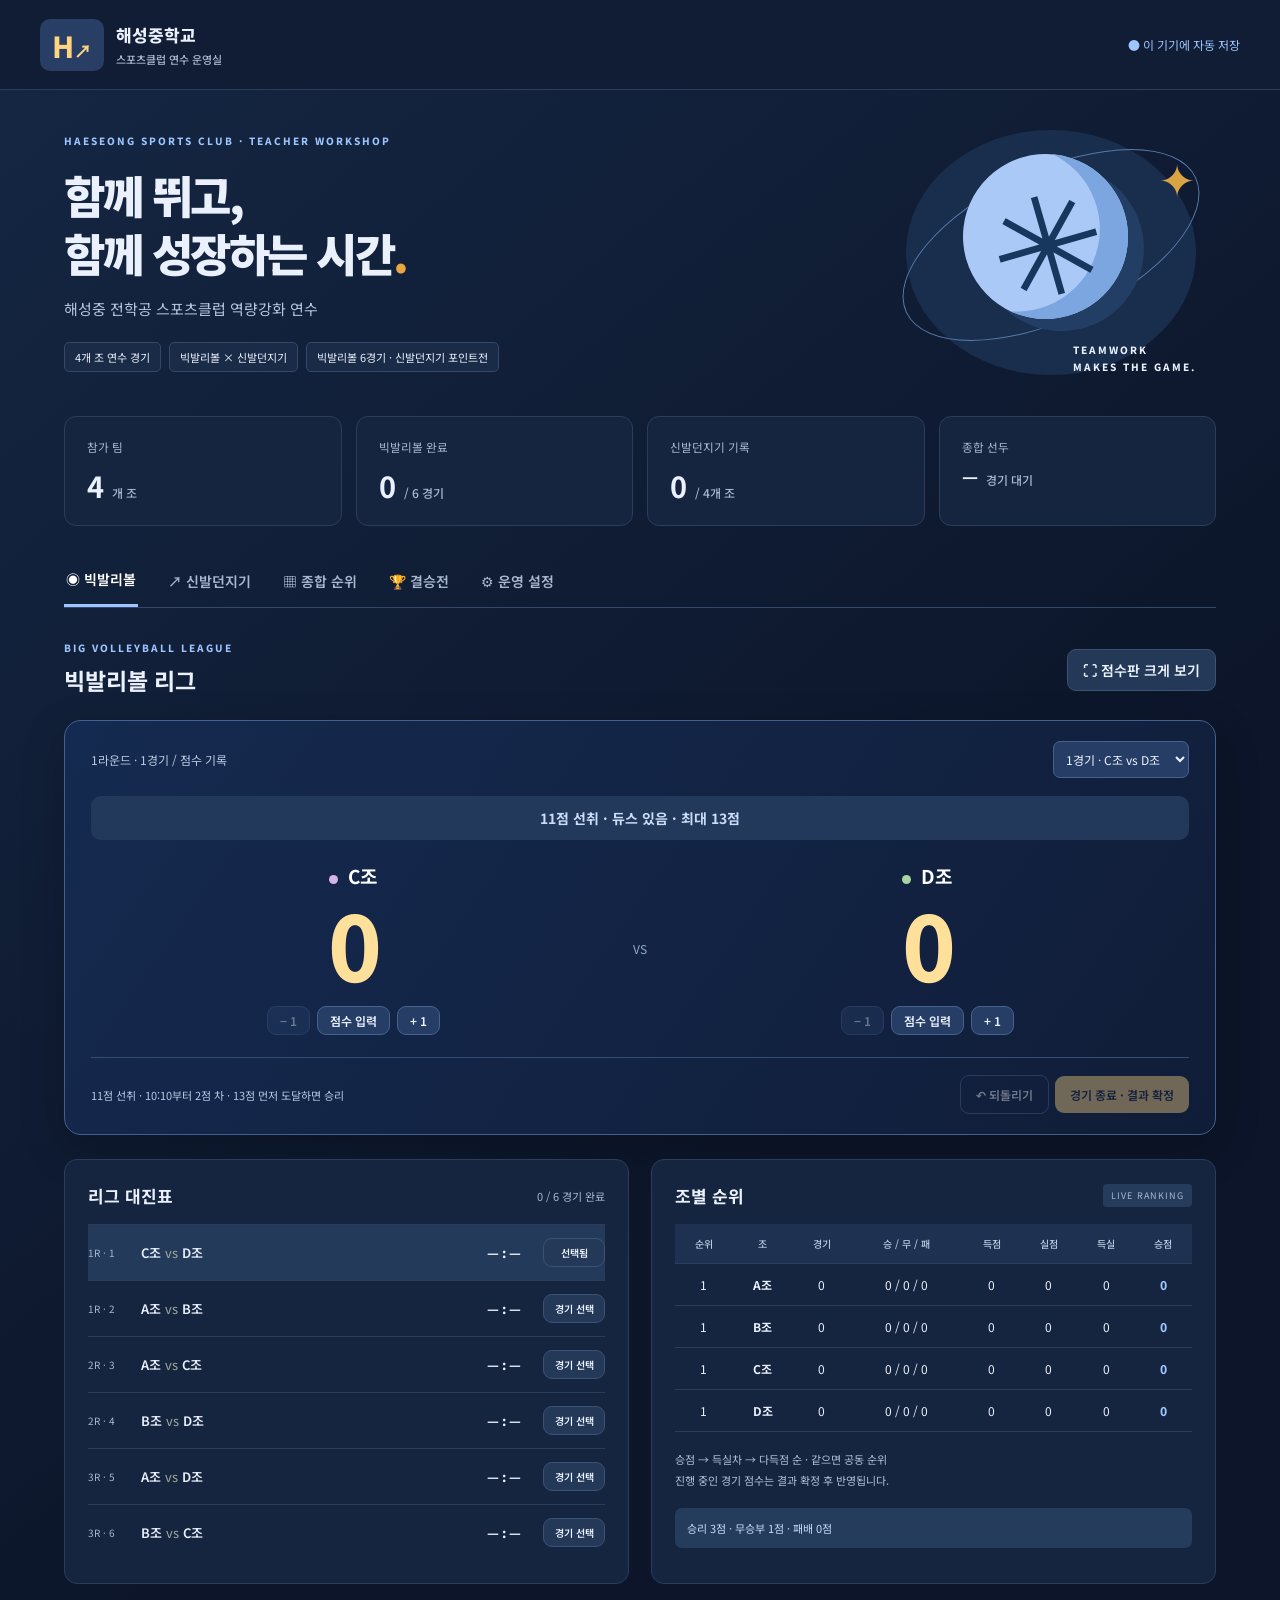
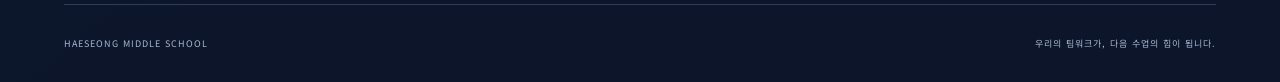
<file: haeseong-league/index.html>
<!doctype html>
<html lang="ko"><head><meta charset="utf-8"><meta name="viewport" content="width=device-width, initial-scale=1"><meta name="theme-color" content="#101c36"><title>해성중 · 스포츠클럽 리그</title><link rel="stylesheet" href="styles.css"><link rel="stylesheet" href="navy.css?v=20261001-ranking"></head>
<body><header class="top"><a class="brand" href="#"><span class="logo">H<span>↗</span></span><span>해성중학교<small>스포츠클럽 연수 운영실</small></span></a><span class="save" id="saveStatus">● 이 기기에 자동 저장</span></header>
<main><section class="hero"><div><div class="eyebrow">HAESEONG SPORTS CLUB · TEACHER WORKSHOP</div><h1>함께 뛰고,<br>함께 성장하는 시간<span>.</span></h1><p>해성중 전학공 스포츠클럽 역량강화 연수</p><div class="tags"><span>4개 조 연수 경기</span><span>빅발리볼 × 신발던지기</span><span>빅발리볼 6경기 · 신발던지기 포인트전</span></div></div><div class="hero-art" aria-hidden="true"><div class="orbit"></div><div class="ball">✳</div><span class="art-label">TEAMWORK<br>MAKES THE GAME.</span><span class="star">✦</span></div></section>
<section class="stats" id="stats"></section><nav class="tabs" aria-label="종목 선택"><button class="active" data-tab="volley">◉ 빅발리볼</button><button data-tab="shoe">↗ 신발던지기</button><button data-tab="overall">▦ 종합 순위</button><button data-tab="final">🏆 결승전</button><button data-tab="settings">⚙ 운영 설정</button></nav>
<div id="sportView"><div class="section-heading"><div><span class="eyebrow" id="sportCaption">BIG VOLLEYBALL LEAGUE</span><h2 id="sportTitle">빅발리볼 리그</h2></div><button id="fullScreen">⛶ 점수판 크게 보기</button></div>
<section class="scoreboard" id="scoreboard"><div class="board-top"><span id="matchLabel"></span><select id="matchSelect" aria-label="점수판 경기 선택"></select><button id="exitFull">크게 보기 닫기</button></div><div id="gameOutcome" class="game-outcome" role="status" aria-live="polite"></div><div class="score-teams" id="scoreTeams"></div><div class="board-bottom"><span id="boardHint">점수를 누르면 1점씩 올라갑니다.</span><div><button id="undo">↶ 되돌리기</button><button class="finish" id="finish">경기 종료 · 결과 확정</button></div></div></section>
<div class="league-grid"><section class="panel"><div class="panel-title"><h3>리그 대진표</h3><span id="progress"></span></div><div id="schedule"></div></section><section class="panel"><div class="panel-title"><h3>조별 순위</h3><span class="pill">LIVE RANKING</span></div><div id="standings" class="table-wrap"></div><p class="note">승점 → 득실차 → 다득점 순 · 같으면 공동 순위<br>진행 중인 경기 점수는 결과 확정 후 반영됩니다.</p><div class="rule-box" id="ruleSummary"></div></section></div></div>
<section id="recordView" hidden class="panel"><div class="panel-title"><div><span class="eyebrow">SHOE TOSS POINTS</span><h2>신발던지기 포인트전</h2></div></div><p class="note">한 사람씩 5·10·20·30·50점 버튼을 누르면 조별 합계가 자동으로 올라갑니다. 0점도 기록할 수 있습니다. 아직 참여하지 않은 조는 순위에 미입력으로 표시됩니다. 같은 점수는 공동 순위(1·1·3·4위)로 표시합니다.</p><div class="rule-box">포인트제 · 조별 합산 점수가 높을수록 상위 순위</div><div id="recordInputs" class="settings-grid record-grid"></div><p class="rule-box">신발던지기 실제 포인트 합계를 종합 점수에 그대로 더합니다.</p><div class="actions"><button id="recordUndo">↶ 되돌리기</button><button id="recordFinish" class="primary">기록전 결과 확정</button></div><div id="recordOutcome" role="status"></div><div id="recordRanking" class="table-wrap"></div><p class="note">기존 합계는 그대로 유지됩니다. 확정된 기록에 점수를 추가하려면 먼저 확정을 취소하세요. 4개 조의 포인트 입력을 마치고 결과를 확정하면 실제 포인트 합계가 종합 순위에 반영됩니다.</p></section><section id="finalView" class="panel" hidden><span class="eyebrow">CHAMPIONSHIP FINAL</span><h2>빅발리볼 상위 2팀 결승전</h2><div id="finalSetup"><p id="finalReady"></p><div id="finalCandidates" class="actions"></div><button id="startFinal" class="primary">결승전 시작</button></div><div id="finalBoard"><div id="finalResult" class="game-outcome" role="status"></div><div id="finalScores" class="settings-grid"></div><p id="finalSeedNote" class="note"></p><div class="actions"><button id="finishFinal" class="primary">결승 결과 확정</button><button id="resetFinal">결승 진출 조 다시 선택</button></div></div></section><section id="overallView" hidden class="panel"><div class="panel-title"><div><span class="eyebrow">ALL TOGETHER</span><h2>종합 순위</h2></div><button id="csv">결과 CSV 저장</button></div><p class="note">빅발리볼 최종 순위점수 + 신발던지기 실제 포인트 합계로 종합 순위를 정합니다. 총점이 같으면 공동 순위입니다.</p><div id="overallTable" class="table-wrap"></div><button id="print">대진표 · 순위 인쇄</button></section>
<section id="settingsView" hidden class="panel"><h2>연수 운영 설정</h2><p class="note">승점 변경 시 확정된 경기의 순위도 다시 계산합니다.</p><form id="settingsForm"><div class="settings-grid"><label>승리 승점<input id="win" type="number" min="0" max="100" required></label><label>무승부 승점<input id="draw" type="number" min="0" max="100" required></label><label>패배 승점<input id="loss" type="number" min="0" max="100" required></label></div><h3>빅발리볼 최종 순위점수</h3><p class="note">1위 50점 · 2위 40점 · 3위 30점 · 4위 20점. 결승 승자 1위 · 패자 2위 · 나머지 조는 리그 순위로 3·4위(동률이면 공동 3위)</p><div id="volleyRankInputs" class="settings-grid record-grid"></div><button class="primary">설정 저장</button></form><div class="help"><h3>운영 방법</h3><p>① 대진표에서 경기를 선택합니다. ② 점수판 또는 점수 직접 입력으로 기록합니다. ③ 경기 종료 후 결과를 확정하면 승점과 순위가 갱신됩니다.</p><p>신발던지기는 조별 합산 포인트(점)를 입력하며 높은 점수 순으로 순위를 정합니다. 신발던지기는 순위점수로 환산하지 않고 실제 합계 그대로 종합에 반영합니다. 빅발리볼만 결승전을 진행하고 최종 순위점수를 종합에 더합니다. 빅발리볼은 11점 선취, 10:10부터 2점 차로 승리하며 최대 13점까지만 진행합니다. 12:12에서는 다음 1점으로 승리합니다. 승리 표시 후 결과 확정 버튼을 누르면 승점에 반영됩니다. 같은 기록은 공동 순위이며 다음 순위는 건너뜁니다(1·1·3·4위). 이전 신발던지기 리그 기록은 백업에 보관되며 종합 순위에는 반영하지 않습니다.</p><p>기록은 현재 브라우저에 저장됩니다. 다른 기기와 자동 공유되지 않으므로 백업 파일을 활용하세요.</p></div><div class="actions"><button id="backup">기록 백업</button><label class="file-button">백업 불러오기<input type="file" id="restore" accept="application/json,.json" hidden></label><button class="danger" id="reset">전체 기록 초기화</button></div></section>
<section id="printArea"></section><footer>HAESEONG MIDDLE SCHOOL <span>우리의 팀워크가, 다음 수업의 힘이 됩니다.</span></footer></main><div id="toast" role="status"></div><script src="league.js?v=20261001-ranking"></script><script src="record-ui.js?v=20261001-ranking"></script><script src="finals.js?v=20261001-ranking"></script><script src="app.js?v=20261001-ranking"></script></body></html>
</file>
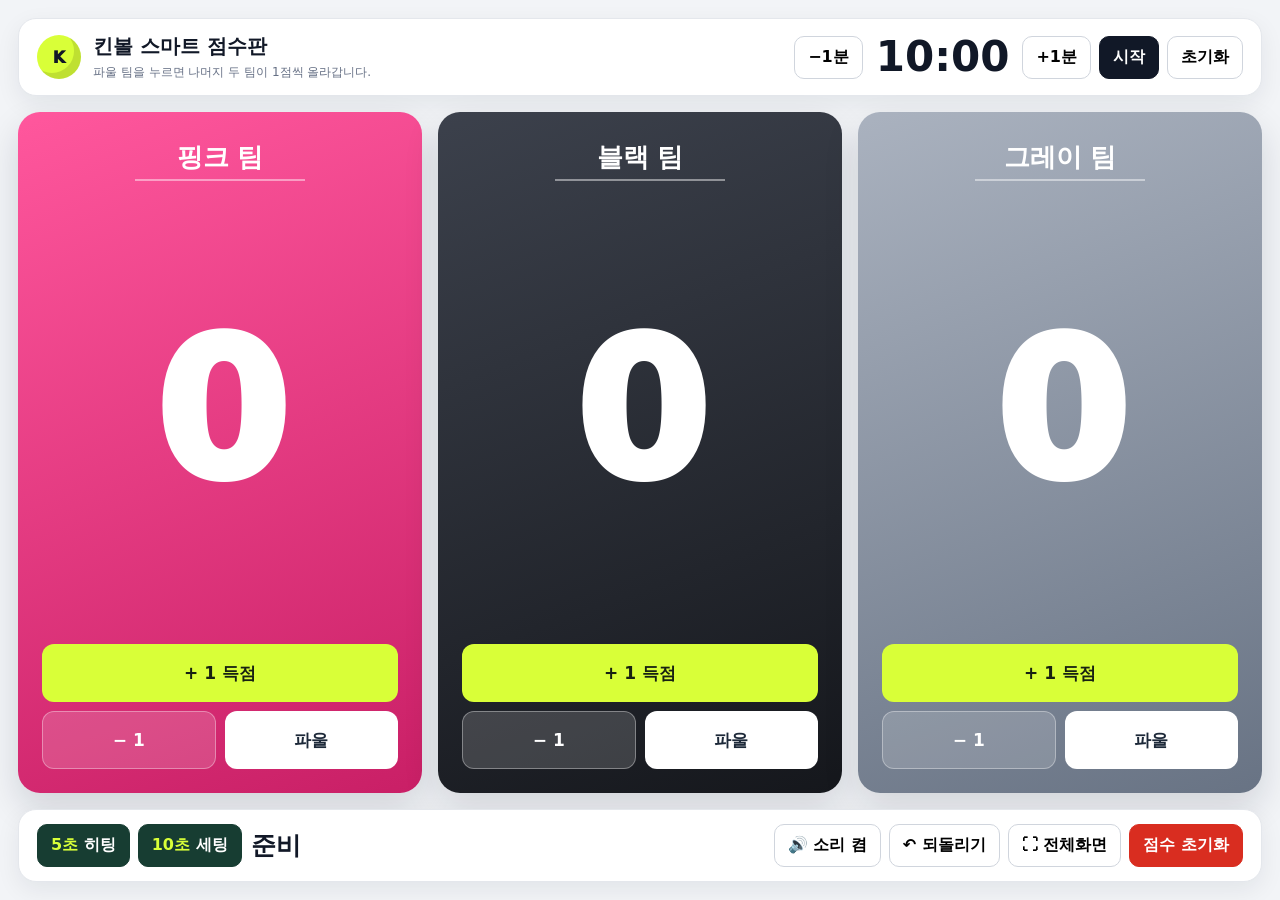
<file: kinball-scoreboard/index.html>
<!doctype html>
<html lang="ko">
<head>
  <meta charset="UTF-8">
  <meta name="viewport" content="width=device-width, initial-scale=1">
  <meta name="theme-color" content="#0d1321">
  <meta name="description" content="수업용 3팀 킨볼 스마트 점수판">
  <meta name="mobile-web-app-capable" content="yes">
  <meta name="apple-mobile-web-app-capable" content="yes">
  <meta name="apple-mobile-web-app-status-bar-style" content="black-translucent">
  <meta name="apple-mobile-web-app-title" content="킨볼 점수판">
  <title>킨볼 스마트 점수판</title>
  <link rel="manifest" href="manifest.webmanifest">
  <link rel="icon" href="icons/icon-192.png" type="image/png">
  <link rel="apple-touch-icon" href="icons/icon-192.png">
  <link rel="stylesheet" href="styles.css">
</head>
<body>
  <main class="app">
    <header>
      <div class="title"><span class="ball">K</span><div><h1>킨볼 스마트 점수판</h1><p>파울 팀을 누르면 나머지 두 팀이 1점씩 올라갑니다.</p></div></div>
      <div class="timer-wrap"><button id="minusMinute" aria-label="1분 줄이기">−1분</button><strong id="timer">10:00</strong><button id="plusMinute" aria-label="1분 늘리기">+1분</button><button class="primary" id="timerToggle">시작</button><button id="timerReset">초기화</button></div>
    </header>

    <section id="countdownBanner" class="countdown-banner" aria-live="assertive" hidden>
      <span id="countdownLabel">히팅 제한 시간</span>
      <strong id="countdownNumber">5</strong>
    </section>

    <section class="teams" id="teams" aria-label="팀별 점수"></section>

    <footer>
      <div class="quick-timers">
        <button data-countdown="5"><span>5초</span> 히팅</button>
        <button data-countdown="10"><span>10초</span> 세팅</button>
        <strong id="ruleTimer" aria-live="polite">준비</strong>
      </div>
      <div class="actions">
        <button id="installApp" hidden>⬇ 앱 설치</button>
        <button id="soundToggle" aria-pressed="true">🔊 소리 켬</button>
        <button id="undo">↶ 되돌리기</button>
        <button id="fullscreen">⛶ 전체화면</button>
        <button class="danger" id="resetScores">점수 초기화</button>
      </div>
    </footer>
  </main>
  <div id="toast" role="status" aria-live="polite"></div>
  <div id="timeUp" class="time-up" role="alertdialog" aria-modal="true" aria-labelledby="timeUpTitle" hidden>
    <div><span>⏱</span><strong id="timeUpTitle">경기 종료</strong><p>설정한 경기 시간이 끝났습니다.</p><button id="closeTimeUp">확인</button></div>
  </div>
  <script src="app.js"></script>
</body>
</html>
</file>
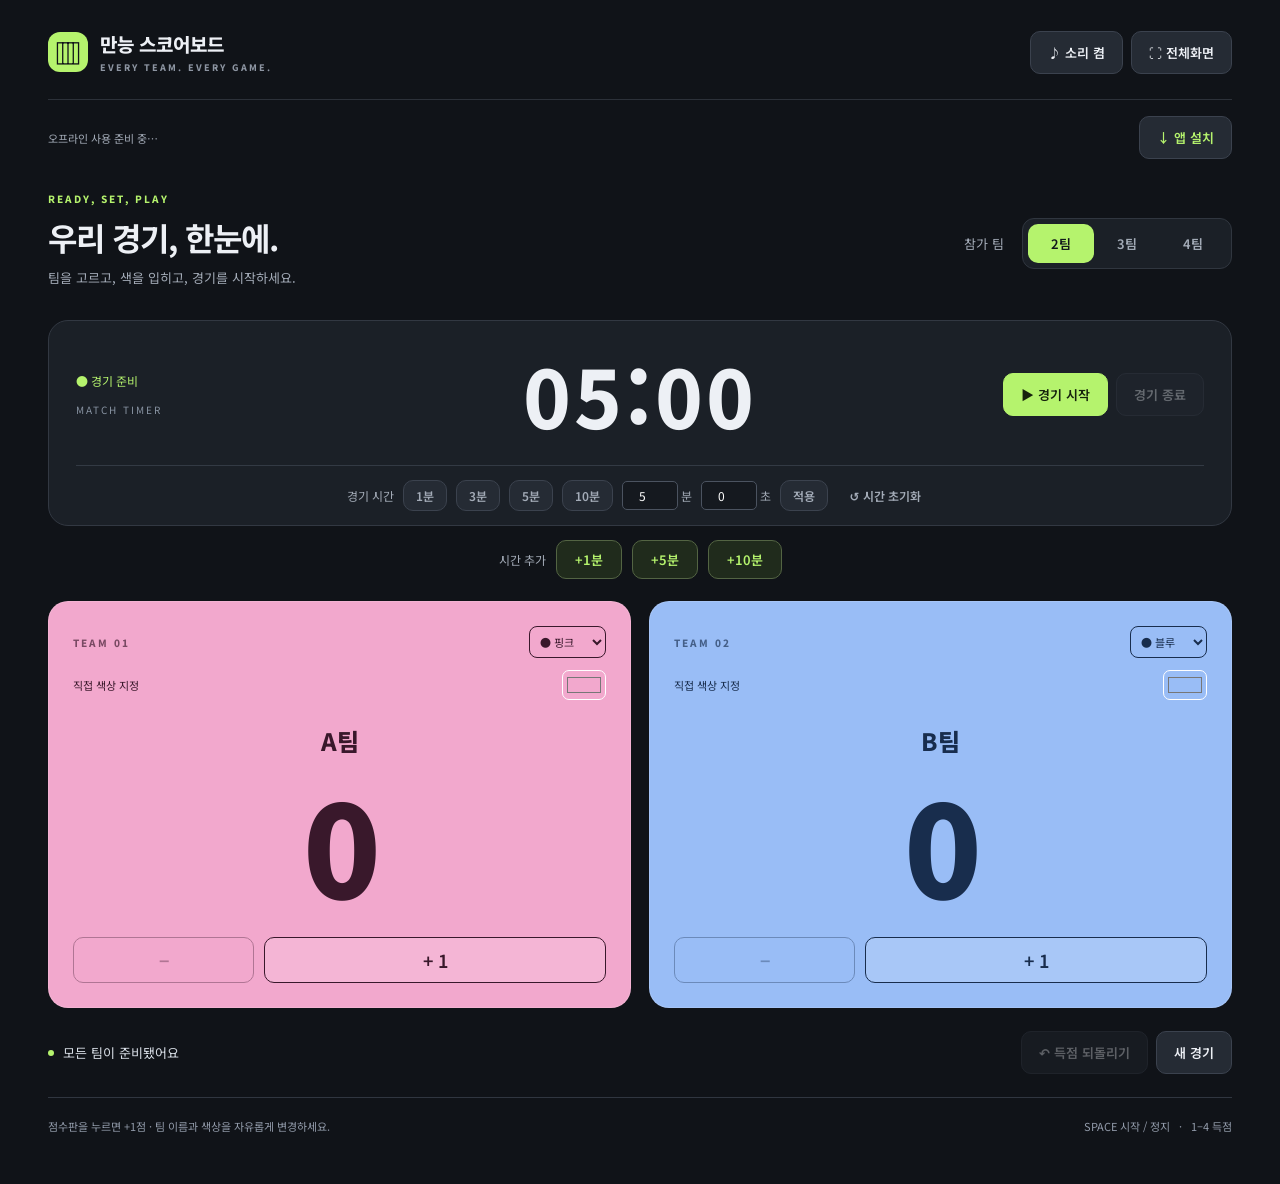
<file: universal-scoreboard/index.html>
<!doctype html>
<html lang="ko"><head><meta charset="utf-8"><meta name="viewport" content="width=device-width,initial-scale=1"><meta name="theme-color" content="#101318"><title>만능 스코어보드</title><link rel="manifest" href="manifest.webmanifest"><link rel="icon" href="icons/icon-192.png"><link rel="apple-touch-icon" href="icons/icon-192.png"><meta name="mobile-web-app-capable" content="yes"><link rel="stylesheet" href="styles.css"></head>
<body><main>
<header><a class="brand" href="./"><span class="brand-icon">▥</span><span>만능 스코어보드<small>EVERY TEAM. EVERY GAME.</small></span></a><div class="header-actions"><button id="sound" aria-pressed="true">♪ 소리 켬</button><button id="fullscreen">⛶ 전체화면</button></div></header>
<div class="install-bar"><span id="offline-status" role="status">오프라인 사용 준비 중…</span><button id="install-app">↓ 앱 설치</button></div><section class="intro"><div><div class="eyebrow">READY, SET, PLAY</div><h1>우리 경기, 한눈에.</h1><p>팀을 고르고, 색을 입히고, 경기를 시작하세요.</p></div><div class="team-picker"><span>참가 팀</span><div role="group" aria-label="참가 팀 수"><button data-count="2">2팀</button><button data-count="3">3팀</button><button data-count="4">4팀</button></div></div></section>
<section class="timer-panel" aria-label="경기 타이머"><div class="timer-info"><span id="status" class="status">● 경기 준비</span><span class="subtle">MATCH TIMER</span></div><div id="clock" role="timer" aria-label="남은 시간">05:00</div><div class="timer-controls"><button id="start" class="primary">▶ 경기 시작</button><button id="finish">경기 종료</button></div><div class="timer-settings"><span>경기 시간</span><button data-minutes="1">1분</button><button data-minutes="3">3분</button><button data-minutes="5">5분</button><button data-minutes="10">10분</button><label><input id="minutes" type="number" min="0" max="180" value="5" aria-label="분"> 분</label><label><input id="seconds" type="number" min="0" max="59" value="0" aria-label="초"> 초</label><button id="apply-time">적용</button><button id="reset-time" class="text-button">↺ 시간 초기화</button></div></section>
<div class="time-additions" role="group" aria-label="경기 시간 추가"><span>시간 추가</span><button data-add-minutes="1">+1분</button><button data-add-minutes="5">+5분</button><button data-add-minutes="10">+10분</button></div>
<section id="teams" class="teams" aria-label="팀별 점수판"></section>
<section class="bottom-bar"><p><span class="live-dot"></span><span id="leader" aria-live="polite">모든 팀이 준비됐어요</span></p><div><button id="undo">↶ 득점 되돌리기</button><button id="reset">새 경기</button></div></section>
<footer><span>점수판을 누르면 +1점 · 팀 이름과 색상을 자유롭게 변경하세요.</span><span>SPACE 시작 / 정지 &nbsp; · &nbsp; 1–4 득점</span></footer>
<div id="toast" role="status"></div>
<dialog id="result"><div class="eyebrow">MATCH COMPLETE</div><h2>경기 종료!</h2><p id="winner"></p><div id="result-scores"></div><button id="close-result" class="primary">점수판으로 돌아가기</button></dialog>
<dialog id="install-help"><h2>홈 화면에 설치</h2><p>안드로이드 Chrome에서 이 페이지를 열고, 오른쪽 위 ⋮ 메뉴 → 홈 화면에 추가 → 설치를 선택하세요.</p><p>설치 후 홈 화면의 스코어보드 아이콘으로 실행할 수 있어요. 오프라인 사용 준비가 완료될 때까지 처음에는 인터넷에 연결해 주세요.</p><button id="close-install" class="primary">확인</button></dialog></main><script src="app.js"></script><script src="install.js"></script></body></html>
</file>
<file: haeseong-league/styles.css>
@import url('https://fonts.googleapis.com/css2?family=Noto+Sans+KR:wght@400;500;600;700;800;900&display=swap');
:root{--ink:#18332b;--green:#22654b;--paper:#f5f6f0;--muted:#79847b;--line:#e3e7dd}*{box-sizing:border-box}body{margin:0;background:var(--paper);color:var(--ink);font-family:'Noto Sans KR',system-ui,sans-serif;font-size:14px}button,input,select{font:inherit}button,.file-button{cursor:pointer;border:1px solid #dce3d8;border-radius:9px;background:white;color:var(--ink);padding:10px 15px;font-weight:600}button:hover,.file-button:hover{filter:brightness(.95)}button:disabled{opacity:.4;cursor:default}button:focus-visible,a:focus-visible,input:focus-visible{outline:3px solid #dfa636;outline-offset:3px}button.primary{background:var(--green);color:white}.top{height:90px;border-bottom:1px solid var(--line);display:flex;align-items:center;justify-content:space-between;padding:0 max(24px,calc((100vw - 1200px)/2))}.brand{display:flex;align-items:center;gap:12px;text-decoration:none;color:var(--ink);font-weight:800;font-size:17px}.brand small{display:block;font-size:11px;color:var(--muted);font-weight:500;margin-top:4px}.logo{background:var(--ink);color:#e7fba8;border-radius:10px;padding:5px 12px;font-size:29px}.logo span{font-size:18px}.save{font-size:12px;color:var(--green)}main{max-width:1200px;margin:auto;padding:38px 24px 0}.hero{display:flex;justify-content:space-between;align-items:center;min-height:272px;padding:0 20px 24px 0;overflow:hidden}.eyebrow{font-size:10px;font-weight:800;letter-spacing:2px;color:var(--green)}h1{font-size:45px;letter-spacing:-2.5px;line-height:1.3;margin:18px 0 12px;font-weight:900}h1 span{color:#e9a643}.hero p{color:#667468;font-size:15px}.tags{display:flex;gap:8px;margin-top:23px}.tags span{border:1px solid #dbe1d4;padding:6px 10px;border-radius:5px;font-size:11px}.hero-art{position:relative;width:290px;height:245px;background:#edf0e4;border-radius:50%}.ball{position:absolute;left:57px;top:24px;width:165px;height:165px;border-radius:50%;background:#d9eea0;box-shadow:inset -25px -15px 0 #c5de88,12px 16px 0 #dce2cf;font-size:138px;line-height:165px;text-align:center;color:#254b35;transform:rotate(-16deg)}.orbit{position:absolute;width:320px;height:150px;border:1px solid #aabb9d;transform:rotate(-25deg);border-radius:50%;top:40px;left:-15px}.star{position:absolute;right:0;top:15px;color:#d9a544;font-size:45px}.art-label{position:absolute;bottom:0;right:0;letter-spacing:2px;font-size:10px;line-height:1.7;font-weight:800}.stats{display:grid;grid-template-columns:repeat(4,1fr);gap:14px;margin:16px 0 28px}.stat{background:white;border:1px solid var(--line);border-radius:12px;padding:19px 22px}.stat small{color:var(--muted)}.stat strong{display:block;font-size:29px;margin-top:8px}.stat strong span{font-size:12px;font-weight:500;color:var(--muted);margin-left:8px}.tabs{display:flex;border-bottom:1px solid #d7ded0;gap:28px;margin-bottom:28px}.tabs button{border:0;background:none;border-radius:0;color:var(--muted);padding:15px 2px}.tabs button.active{color:var(--ink);border-bottom:3px solid var(--green)}.section-heading,.panel-title{display:flex;justify-content:space-between;align-items:center;gap:12px;margin-bottom:16px}h2{font-size:23px;margin:7px 0}h3{font-size:17px;margin:0}.scoreboard{background:#17362d;color:#fff;border-radius:17px;overflow:hidden;margin-bottom:24px;padding:20px 26px}.board-top{display:flex;justify-content:space-between;align-items:center;gap:10px;font-size:12px;color:#bfd2c2}.board-top select{background:#29473b;border:1px solid #526858;color:white;border-radius:7px;padding:8px;max-width:60%}.score-teams{display:grid;grid-template-columns:1fr 50px 1fr;align-items:center;text-align:center;padding:22px 0}.versus{font-size:12px;color:#7f9b8a}.team-label{font-size:19px;font-weight:700}.team-label i{display:inline-block;width:9px;height:9px;border-radius:50%;margin-right:10px;background:var(--team)}.score{display:block;margin:auto;border:0;background:none;color:#e5f6b3;font-size:90px;line-height:1.2;font-weight:800;letter-spacing:-3px;padding:0 24px}.adjust{display:flex;justify-content:center;gap:7px;margin-top:9px}.adjust button{background:#29483c;color:#d6e5da;border-color:#3f5c4b;padding:5px 12px;font-size:12px}.board-bottom{border-top:1px solid #355345;padding-top:17px;display:flex;align-items:center;justify-content:space-between;gap:15px;font-size:11px;color:#a9c2b2}.board-bottom button{background:transparent;border-color:#456151;color:white;font-size:12px}.board-bottom .finish{background:#dff1ae;color:#193528;border:0;margin-left:6px}.league-grid{display:grid;grid-template-columns:1fr 1fr;gap:22px}.panel{background:white;border:1px solid var(--line);border-radius:13px;padding:23px}.panel-title>span{font-size:11px;color:var(--muted)}.pill{background:#eff4e8;padding:5px 8px;border-radius:4px;font-size:9px!important;letter-spacing:1px}.match{display:grid;grid-template-columns:45px 1fr 62px 62px;gap:8px;align-items:center;padding:13px 0;border-top:1px solid #edf0e8}.match .round{font-size:10px;color:var(--muted)}.match .teams{font-size:13px;font-weight:600}.match .result{font-size:13px;font-weight:800;text-align:center}.match button{font-size:10px;padding:6px}.match.selected{background:#f3f7ec}.match.done .result{color:var(--green)}.table-wrap{overflow:auto}table{width:100%;border-collapse:collapse;white-space:nowrap;font-size:12px;text-align:center}th{font-size:10px;color:var(--muted);font-weight:500;background:#f7f8f4}th,td{padding:12px 6px;border-bottom:1px solid #eef1e8}td:last-child{font-weight:800;color:var(--green)}.note{font-size:11px;line-height:1.9;color:var(--muted);margin:17px 0}.rule-box{padding:12px;background:#f4f6ed;border-radius:7px;font-size:11px;color:#5b7057}.settings-grid{display:grid;grid-template-columns:repeat(3,1fr);gap:18px;margin:25px 0}label input{display:block;padding:10px;border:1px solid var(--line);border-radius:8px;width:100%;margin-top:8px}.help{max-width:750px;line-height:1.9;margin:30px 0;color:#657363}.actions{display:flex;gap:10px;flex-wrap:wrap}.danger{color:#b33f38}footer{display:flex;justify-content:space-between;font-size:9px;color:#8a9589;letter-spacing:1px;padding:32px 0;margin-top:20px;border-top:1px solid var(--line)}#toast{position:fixed;bottom:24px;left:50%;transform:translateX(-50%);background:#102b22;color:white;padding:13px 22px;border-radius:10px;z-index:100;display:none}#exitFull,#printArea{display:none}.scoreboard:fullscreen{display:flex;flex-direction:column;justify-content:space-around;border-radius:0;padding:4vh 5vw}.scoreboard:fullscreen .score{font-size:25vh}.scoreboard:fullscreen .team-label{font-size:5vh}.scoreboard:fullscreen #exitFull{display:block}.scoreboard:fullscreen .board-bottom{font-size:16px}[hidden]{display:none!important}@media(max-width:750px){main{padding:25px 16px 0}.top{padding:0 16px;height:76px}.save{font-size:9px}.hero{min-height:240px;padding-right:0}.hero-art{display:none}h1{font-size:36px}.stats{grid-template-columns:repeat(2,1fr);gap:10px}.stat{padding:14px}.tabs{gap:0;justify-content:space-between}.tabs button{font-size:12px}.league-grid{grid-template-columns:1fr}.scoreboard{padding:18px 14px}.score{font-size:72px}.board-bottom{align-items:flex-start;flex-direction:column}.board-bottom>div{width:100%;display:flex}.finish{flex:1}.section-heading>button{font-size:10px;padding:8px}.panel{padding:18px}footer{line-height:1.9;flex-direction:column}.settings-grid{gap:10px}.tags{gap:5px}.tags span{font-size:10px}.score-teams{grid-template-columns:1fr 20px 1fr}}
@media print{body{background:white}.top,.hero,.stats,.tabs,#sportView,#overallView,#settingsView,footer,#toast{display:none!important}#printArea{display:block}main{max-width:none;padding:0}#printArea section{break-inside:avoid;margin-bottom:25px}th,td{padding:7px}h1{font-size:24px}}
.app-dialog{border:0;border-radius:16px;max-width:440px;width:90%;padding:26px;color:#18332b;box-shadow:0 20px 90px #0004}.app-dialog::backdrop{background:#102b2299}.app-dialog p{white-space:pre-line;line-height:1.9;margin-top:0}.app-dialog input{width:100%;padding:12px;margin-bottom:20px;border:1px solid #ccd5c5;border-radius:8px}.app-dialog .actions{justify-content:flex-end}.app-dialog button:last-child{background:#22654b;color:white}
</file>
<file: haeseong-league/navy.css>
:root{--ink:#eaf0fc;--green:#9dc5ff;--paper:#0c1529;--muted:#a9b7d1;--line:#2c3d5b}
body{background:linear-gradient(140deg,#152744,#0c1529 65%);min-height:100vh}.top{background:#101d35}.logo{background:#283e64;color:#ffd481}.hero p,.help{color:#b6c6df}.hero-art{background:#192d4d}.ball{background:#aac9f6;color:#18375e;box-shadow:inset -25px -15px 0 #7ca6df,12px 16px 0 #223e64}.orbit{border-color:#577bac}.tags span,.tabs{border-color:#34496a}.tags span{background:#192b47}.stat,.panel{background:#16253f;border-color:#2c3d5b}button,.file-button{background:#243958;color:#edf3ff;border-color:#3c5274}.tabs button.active{color:#fff}.scoreboard{background:linear-gradient(125deg,#152a50,#101d38);border:1px solid #43608e;box-shadow:0 15px 45px #0003}.board-top,.board-bottom{color:#b8c9e4}.board-top select,.adjust button{background:#263e66;border-color:#46628b;color:#edf3ff}.score{color:#ffe09b}.score:disabled{opacity:1}.versus{color:#91a9ce}.board-bottom{border-color:#344d74}.board-bottom button{border-color:#50688e}.board-bottom .finish{background:#ffd582;color:#162543}.pill,.rule-box{background:#263c5d;color:#c8ddfc}.match{border-color:#2b3c59}.match.selected{background:#233a5b}.match.done .result{color:#ffd582}th{background:#1e3150;color:#b9c9e2}th,td{border-color:#2b3e5d}.help,.note{color:#b1c0d8}.settings-grid input,.app-dialog input{background:#10203a;color:#f2f6ff;border-color:#40597e}.app-dialog{background:#1b2f4f;color:#f0f5ff}.app-dialog::backdrop{background:#060f22bb}.app-dialog button:last-child,button.primary{background:#a9ceff;color:#14233e}#toast{background:#324d76;color:#fff}.danger{color:#ffb3af}footer{color:#a8b8d2}.game-outcome{margin:18px 0 0;padding:12px 16px;border-radius:10px;text-align:center;background:#22395c;color:#cadcf7;font-size:14px;font-weight:700}.game-outcome.deuce{background:#3b3158;color:#edd2ff;border:1px solid #9475c3}.game-outcome.won{background:#ffda8b;color:#14233d;font-size:25px;font-weight:900;box-shadow:0 0 25px #ffd58222}.scoreboard:fullscreen .game-outcome.won{font-size:5vh}.scoreboard:fullscreen .score{font-size:22vh}@media print{body{background:white;color:#14233e}th{background:#eee;color:#333}td:last-child{color:#14233e}}
.record-grid{grid-template-columns:repeat(4,1fr)}.record-card{padding:18px;background:#22395c;border-radius:12px;font-weight:700}.record-card input{font-size:26px}#recordView select{padding:9px;background:#263e66;color:white;border:1px solid #46628b;border-radius:8px}#recordRanking{margin-top:18px}@media(max-width:750px){.record-grid{grid-template-columns:repeat(2,1fr)}}@media print{#recordView{display:none!important}}
.final-number{display:block;font-size:48px;color:#ffda8b;margin:16px 0}.final-number small{font-size:18px;margin-left:8px}.point-buttons{display:flex;flex-wrap:wrap;gap:6px}.point-buttons button{padding:12px;min-width:58px}#recordInputs.record-grid{grid-template-columns:repeat(2,1fr)}#finalScores{grid-template-columns:repeat(2,1fr)}#finalCandidates input{display:inline;width:auto}#finalCandidates{margin:20px 0}@media(max-width:500px){#recordInputs.record-grid{grid-template-columns:1fr}.tabs{gap:8px;overflow:auto}.tabs button{white-space:nowrap}}@media print{#finalView{display:none!important}}
</file>
<file: kinball-scoreboard/styles.css>
:root{--bg:#f2f4f7;--ink:#111827;--lime:#d9ff38;--red:#d92d20;--card:#fff}*{box-sizing:border-box}body{margin:0;background:var(--bg);color:var(--ink);font-family:Pretendard,"Noto Sans KR",system-ui,sans-serif}button{font:inherit;cursor:pointer}.app{min-height:100vh;padding:18px;display:grid;grid-template-rows:auto 1fr auto;gap:16px}header,footer{background:#fff;border:1px solid #e4e7ec;border-radius:18px;padding:14px 18px;display:flex;align-items:center;justify-content:space-between;gap:18px;box-shadow:0 8px 25px rgba(16,24,40,.07)}.title{display:flex;align-items:center;gap:12px}.ball{width:44px;height:44px;border-radius:50%;display:grid;place-items:center;background:var(--lime);font-weight:1000;box-shadow:inset -7px -6px rgba(0,0,0,.12)}h1{font-size:20px;margin:0}.title p{font-size:12px;color:#667085;margin:4px 0 0}.timer-wrap,.actions,.quick-timers{display:flex;align-items:center;gap:8px}.timer-wrap strong{font-size:42px;line-height:1;font-variant-numeric:tabular-nums;margin:0 5px}.timer-wrap button,footer button{border:1px solid #d0d5dd;background:#fff;border-radius:10px;padding:10px 13px;font-weight:800}.timer-wrap .primary{background:#111827;color:#fff;border-color:#111827}.teams{display:grid;grid-template-columns:repeat(3,minmax(0,1fr));gap:16px}.team{color:#fff;border-radius:22px;padding:24px;display:flex;flex-direction:column;align-items:center;text-align:center;min-width:0;box-shadow:0 15px 35px rgba(16,24,40,.14)}.team.pink{background:linear-gradient(160deg,#ff579d,#c91f66)}.team.black{background:linear-gradient(160deg,#3c414c,#15171c)}.team.gray{background:linear-gradient(160deg,#aab2bf,#687384)}.team-name{border:0;border-bottom:2px solid rgba(255,255,255,.45);background:transparent;color:#fff;text-align:center;font-size:26px;font-weight:900;width:min(170px,100%);padding:6px}.team-name:focus{outline:2px solid var(--lime);border-radius:8px}.score{font-size:clamp(100px,15vw,210px);font-weight:1000;line-height:1;margin:auto 0;font-variant-numeric:tabular-nums}.score-actions{width:100%;display:grid;grid-template-columns:1fr 1fr;gap:9px}.score-actions button{border:0;border-radius:12px;min-height:58px;font-weight:900;font-size:17px}.add{grid-column:1/-1;background:var(--lime);color:#172112}.subtract{background:rgba(255,255,255,.16);color:#fff;border:1px solid rgba(255,255,255,.35)!important}.foul{background:#fff;color:#1d2939}.quick-timers button{background:#173d32;color:#fff;border-color:#173d32}.quick-timers button span{color:var(--lime)}#ruleTimer{min-width:52px;font-size:25px;text-align:center}.danger{background:var(--red)!important;color:#fff;border-color:var(--red)!important}#toast{position:fixed;left:50%;bottom:90px;z-index:20;transform:translate(-50%,15px);background:#101828;color:#fff;padding:11px 17px;border-radius:10px;opacity:0;pointer-events:none;transition:.2s;font-weight:800}#toast.show{opacity:1;transform:translate(-50%,0)}.time-up{position:fixed;inset:0;z-index:100;background:rgba(145,16,9,.94);color:#fff;display:grid;place-items:center;text-align:center;animation:alarmFlash .7s infinite alternate}.time-up[hidden]{display:none}.time-up>div{padding:30px}.time-up span,.time-up strong{display:block}.time-up span{font-size:70px}.time-up strong{font-size:clamp(62px,13vw,150px);line-height:1}.time-up p{font-size:22px}.time-up button{border:0;border-radius:13px;background:#fff;color:#b42318;padding:15px 36px;font-weight:1000;font-size:20px}@keyframes alarmFlash{to{background:rgba(217,45,32,.98)}}
@media(max-width:850px){header,footer{padding:10px;gap:9px}.title{justify-content:center}.title p{display:none}.timer-wrap,.actions,.quick-timers{justify-content:center;flex-wrap:wrap}.teams{gap:7px}.team{padding:12px 7px;min-height:330px;border-radius:15px}.team-name{font-size:clamp(15px,4vw,23px)}.score{font-size:clamp(72px,19vw,130px)}.score-actions{gap:5px}.score-actions button{min-height:52px;padding:6px 2px;font-size:clamp(12px,2.8vw,16px)}.app{padding:8px;gap:8px}}
@media(max-width:480px){.ball{width:36px;height:36px}h1{font-size:16px}.timer-wrap strong{font-size:34px}.timer-wrap button,footer button{padding:8px 9px;font-size:12px}.team{min-height:290px}.add{font-size:12px}.time-up p{font-size:17px}}
.countdown-banner{min-height:112px;border-radius:18px;background:#111827;color:#fff;display:flex;align-items:center;justify-content:center;gap:26px;padding:8px 28px;box-shadow:0 10px 28px rgba(16,24,40,.16)}.countdown-banner[hidden]{display:none}.countdown-banner span{font-size:18px;font-weight:900;color:var(--lime)}.countdown-banner strong{font-size:82px;line-height:1;font-variant-numeric:tabular-nums;min-width:120px;text-align:center}.countdown-active .app{grid-template-rows:auto auto 1fr auto}.countdown-active .team{min-height:0}.countdown-active .score{font-size:clamp(82px,12vw,170px)}
@media(max-width:850px){.countdown-banner{min-height:78px;padding:5px 14px;gap:14px}.countdown-banner span{font-size:14px}.countdown-banner strong{font-size:58px;min-width:72px}.countdown-active .team{min-height:230px}.countdown-active .score{font-size:clamp(58px,16vw,105px)}}
</file>
<file: universal-scoreboard/styles.css>
@import url('https://fonts.googleapis.com/css2?family=Noto+Sans+KR:wght@400;500;600;700;800;900&display=swap');
:root{font-family:'Noto Sans KR',system-ui,sans-serif;color:#edf0f5;background:#101318;font-synthesis:none;color-scheme:dark}*{box-sizing:border-box}body{margin:0}button,input,select{font:inherit}button{cursor:pointer;background:#252b34;border:1px solid #3b424e;color:inherit;border-radius:10px;padding:11px 17px;font-size:13px;font-weight:600;transition:background .15s,transform .15s}button:hover{filter:brightness(1.15)}button:active{transform:translateY(1px)}button:focus-visible,input:focus-visible,select:focus-visible{outline:3px solid #b7f76a;outline-offset:4px}button:disabled{opacity:.35;cursor:not-allowed}main{max-width:1600px;margin:auto;padding:30px 48px}header{display:flex;justify-content:space-between;align-items:center;border-bottom:1px solid #2c3139;padding-bottom:25px}.brand{display:flex;gap:12px;align-items:center;color:inherit;text-decoration:none;font-weight:800;font-size:19px}.brand-icon{display:grid;place-items:center;background:#b5f36d;color:#101318;width:40px;height:40px;border-radius:12px;font-size:28px}.brand small{display:block;font-size:9px;letter-spacing:2px;color:#8d95a2;margin-top:4px}.header-actions{display:flex;gap:8px}.intro{display:flex;justify-content:space-between;align-items:center;padding:32px 0 25px}.eyebrow{font-size:10px;letter-spacing:2px;color:#b5f36d;font-weight:800}h1{font-size:32px;letter-spacing:-1px;margin:8px 0}p{font-size:13px;color:#a3abb7;margin:8px 0}.team-picker{display:flex;align-items:center;gap:18px;font-size:13px;color:#a3abb7}.team-picker>div{padding:5px;background:#1b2027;border:1px solid #30363f;border-radius:12px}.team-picker button{border:0;background:transparent;padding:10px 23px}.team-picker button[aria-pressed=true]{background:#b5f36d;color:#11181b}.timer-panel{display:grid;grid-template-columns:1fr auto 1fr;align-items:center;background:#1b2027;border:1px solid #323842;border-radius:20px;padding:23px 27px 0}.timer-info{display:flex;flex-direction:column;gap:13px}.status{font-size:12px;color:#b5f36d}.subtle{font-size:10px;color:#8893a2;letter-spacing:2px}#clock{font-size:80px;line-height:1.25;font-weight:800;letter-spacing:3px;font-variant-numeric:tabular-nums}#clock.urgent{color:#ff8585}.timer-controls{display:flex;justify-content:flex-end;gap:8px}.primary{background:#b5f36d;color:#16220d;border-color:#b5f36d}.timer-settings{grid-column:1/-1;border-top:1px solid #333a44;margin-top:21px;padding:14px 0;display:flex;align-items:center;justify-content:center;gap:9px;font-size:12px;color:#a3abb7}.timer-settings button{padding:6px 12px;font-size:12px}.timer-settings input{width:56px;padding:5px;border-radius:5px;border:1px solid #4b5360;background:#15191f;color:#fff;text-align:center}.text-button{border:0;background:none}.teams{display:grid;grid-template-columns:repeat(var(--count,2),minmax(0,1fr));gap:18px;margin-top:22px}.team{background:var(--color);color:var(--ink);border-radius:20px;padding:24px;position:relative;overflow:hidden;min-width:0;border:1px solid #ffffff20}.team-top{display:flex;justify-content:space-between;align-items:center;gap:8px}.team-number{font-size:10px;font-weight:800;letter-spacing:2px;opacity:.65}.color-select{max-width:104px;border:1px solid currentColor;color:inherit;background:transparent;border-radius:8px;padding:6px;font-size:11px}.color-select option{background:#fff;color:#111}.team-name{display:block;width:100%;background:none;border:0;color:inherit;font-size:24px;font-weight:800;text-align:center;margin-top:20px;padding:3px;min-width:0}.score{display:block;width:100%;background:none;border:0;color:inherit;font-size:clamp(70px,10vw,155px);line-height:1.3;letter-spacing:-5px;font-weight:900;padding:0;font-variant-numeric:tabular-nums}.score:hover{background:#ffffff15}.score-actions{display:flex;gap:10px;margin-top:10px}.score-actions button{color:inherit;border:1px solid currentColor;background:transparent;font-size:18px;padding:9px;flex:1}.score-actions button:last-child{flex:2;background:#ffffff26}.bottom-bar{display:flex;justify-content:space-between;align-items:center;padding:23px 0;border-bottom:1px solid #303640}.bottom-bar p{display:flex;align-items:center;gap:9px;color:#d9dfe7}.bottom-bar>div{display:flex;gap:8px}.live-dot{width:6px;height:6px;background:#b5f36d;border-radius:50%}footer{display:flex;justify-content:space-between;gap:12px;font-size:11px;color:#929baa;padding:20px 0}dialog{background:#1b2027;color:#fff;border:1px solid #4c5665;border-radius:22px;padding:36px;max-width:440px;width:90%;text-align:center}dialog::backdrop{background:#000a;backdrop-filter:blur(5px)}dialog h2{font-size:32px;margin:12px 0}#winner{font-size:20px;color:#b5f36d}#result-scores{margin:22px 0;display:grid;gap:8px}#result-scores div{display:flex;justify-content:space-between;padding:10px;border-bottom:1px solid #414853}#toast{position:fixed;bottom:25px;left:50%;transform:translateX(-50%);background:#edf2e7;color:#17200e;padding:12px 22px;border-radius:12px;font-size:13px;box-shadow:0 6px 30px #0004;opacity:0;pointer-events:none;transition:opacity .2s;z-index:10}#toast.show{opacity:1}@media(min-width:1100px){.teams[data-count="4"] .score{font-size:100px}.teams[data-count="4"] .team{padding:18px}}@media(max-width:900px){main{padding:22px}.timer-panel{grid-template-columns:1fr 1fr}.timer-info{grid-column:1}.timer-controls{grid-column:1/-1;justify-content:center;margin-top:15px}.teams[data-count="4"]{grid-template-columns:repeat(2,1fr)}.score{font-size:95px}.team{padding:16px}.team-name{font-size:20px}footer{flex-direction:column}.timer-settings{flex-wrap:wrap}}@media(max-width:580px){main{padding:16px}header{gap:10px}.brand{font-size:15px}.brand small{font-size:7px}.header-actions button{font-size:11px;padding:9px}.header-actions{gap:5px}.brand-icon{display:none}.intro{align-items:flex-start;gap:18px;flex-direction:column;padding:23px 0}h1{font-size:28px}.team-picker{width:100%;justify-content:space-between}.team-picker button{padding:8px 20px}#clock{font-size:54px}.timer-panel{padding:18px 16px 0}.teams{gap:10px}.teams[data-count="3"]{grid-template-columns:1fr}.teams[data-count="3"] .team{display:grid;grid-template-columns:1fr 1fr}.teams[data-count="3"] .team-top{grid-column:1/-1}.teams[data-count="3"] .team-name{margin:0}.teams[data-count="3"] .score-actions{grid-column:1/-1}.score{font-size:74px;letter-spacing:-3px}.team-name{font-size:18px}.team{padding:13px}.color-select{max-width:83px}.team-number{font-size:8px}.bottom-bar{align-items:flex-start;flex-direction:column;gap:12px}.bottom-bar>div{width:100%}.bottom-bar button{flex:1}footer{font-size:10px}}
.time-additions{display:flex;justify-content:center;align-items:center;gap:10px;padding:14px 0 0;font-size:12px;color:#a3abb7}.time-additions button{color:#b5f36d;padding:9px 18px;border-color:#536443;background:#202b1c}
.custom-color{display:flex;align-items:center;justify-content:space-between;gap:8px;margin-top:12px;font-size:11px;grid-column:1/-1}.custom-color input{width:44px;height:30px;padding:2px;border:1px solid currentColor;border-radius:7px;background:transparent;cursor:pointer}
.install-bar{display:flex;align-items:center;justify-content:space-between;gap:10px;padding-top:16px;font-size:11px;color:#a3abb7}.install-bar button{color:#b5f36d}[hidden]{display:none!important}#install-help p{line-height:1.9;text-align:left} @media(display-mode:standalone){main{padding-top:max(20px,env(safe-area-inset-top));padding-bottom:max(20px,env(safe-area-inset-bottom))}}
</file>
